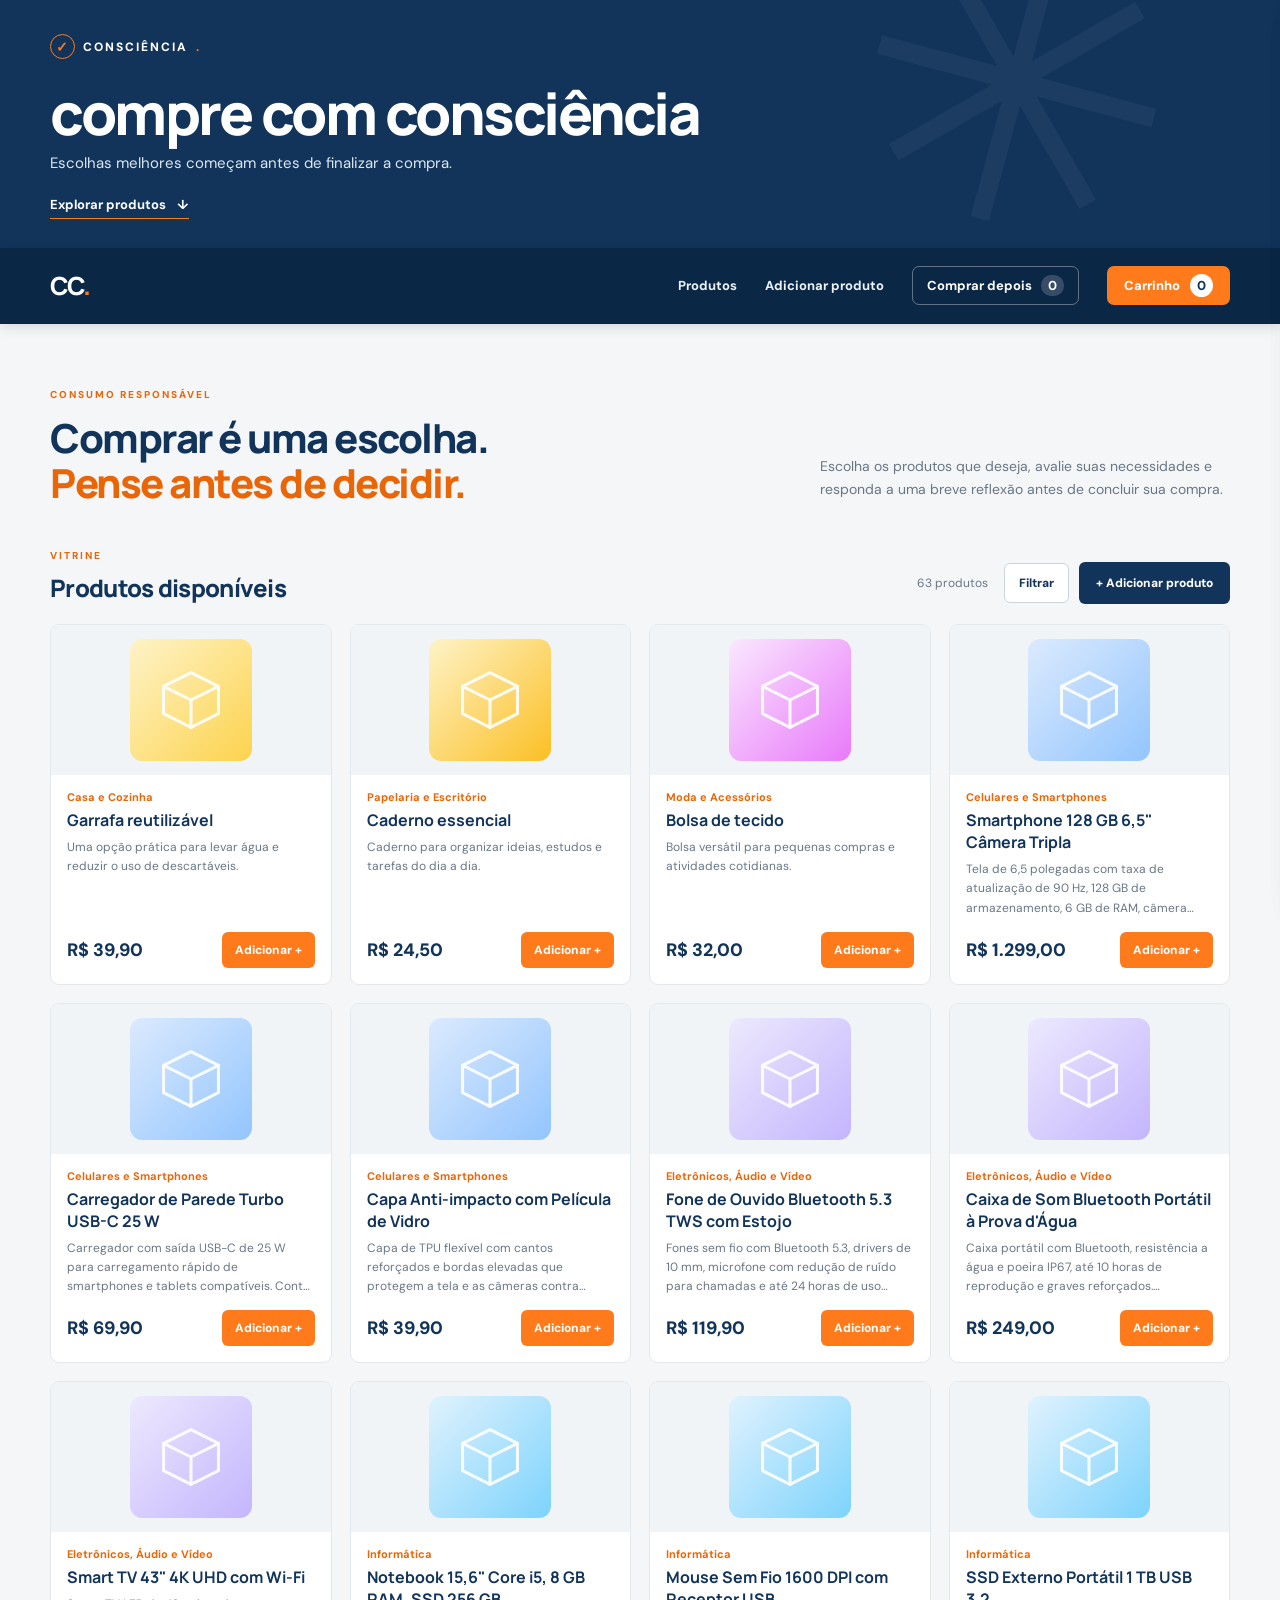
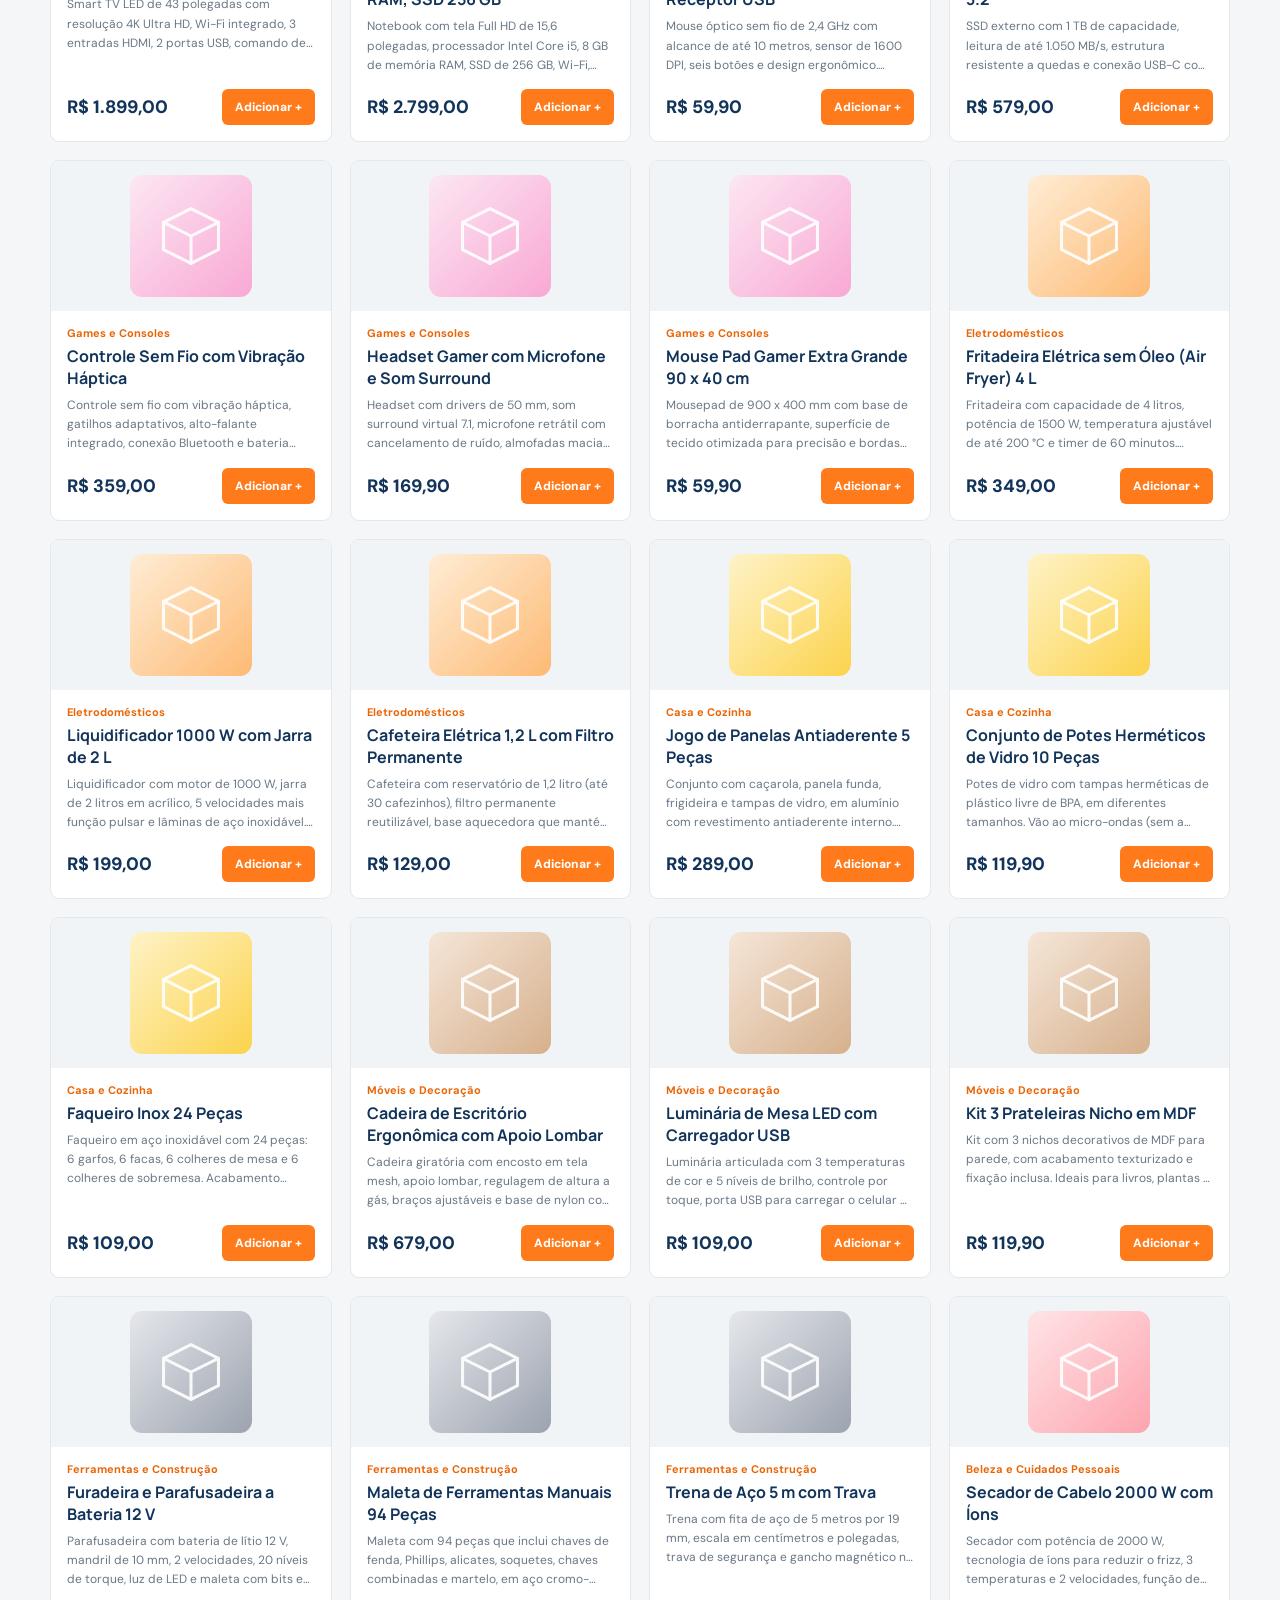
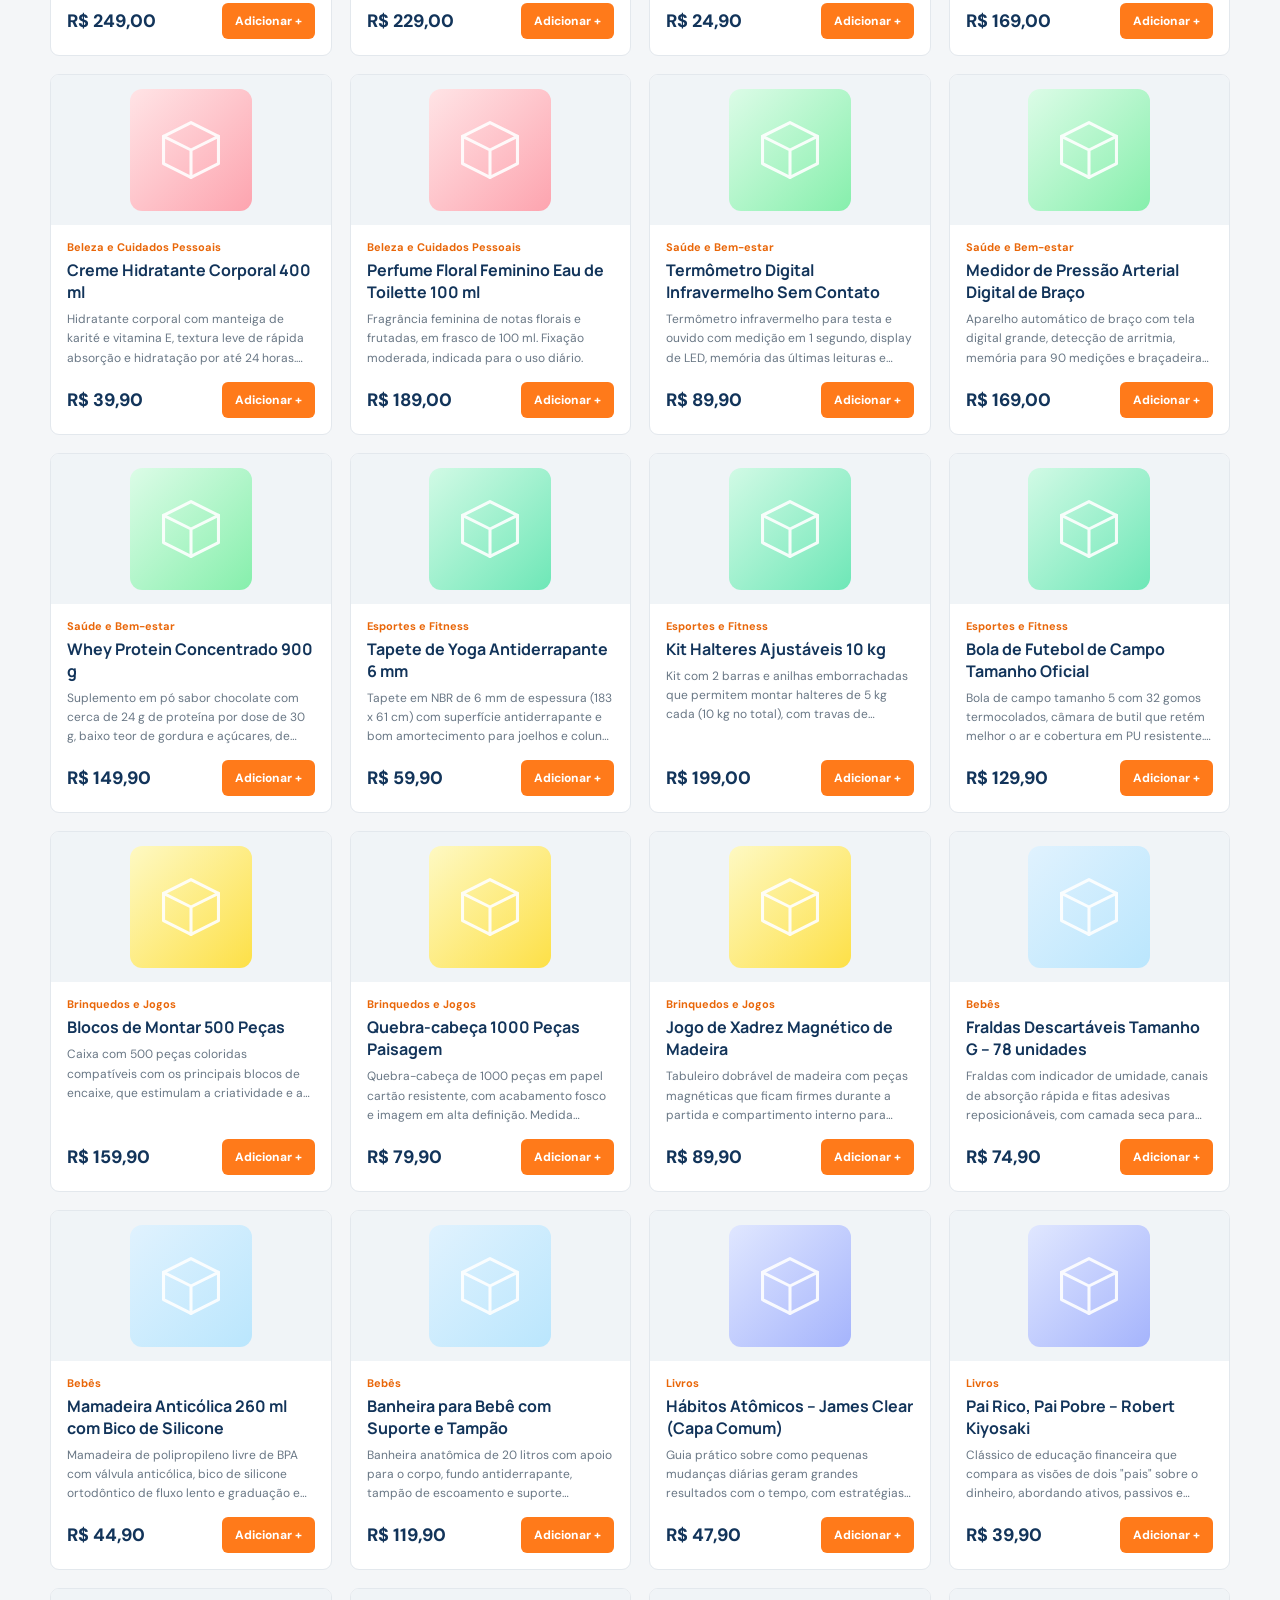
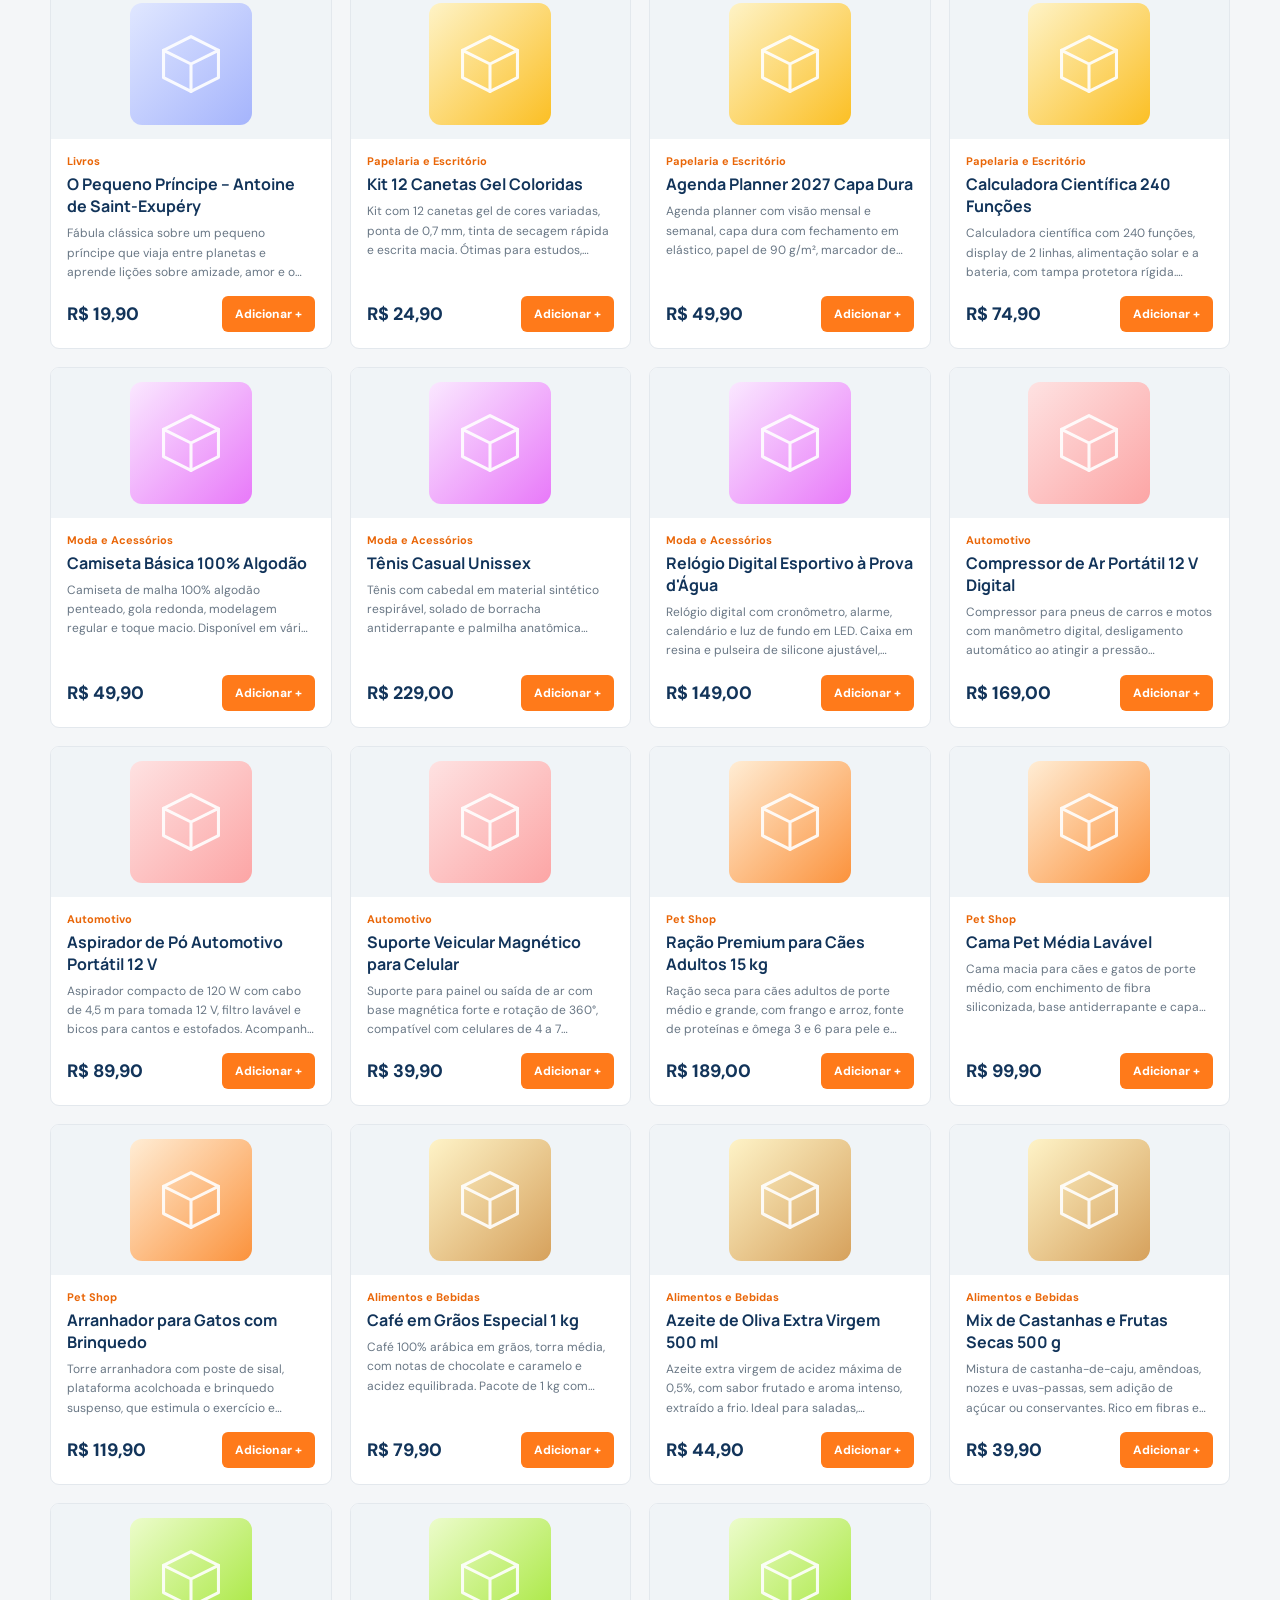
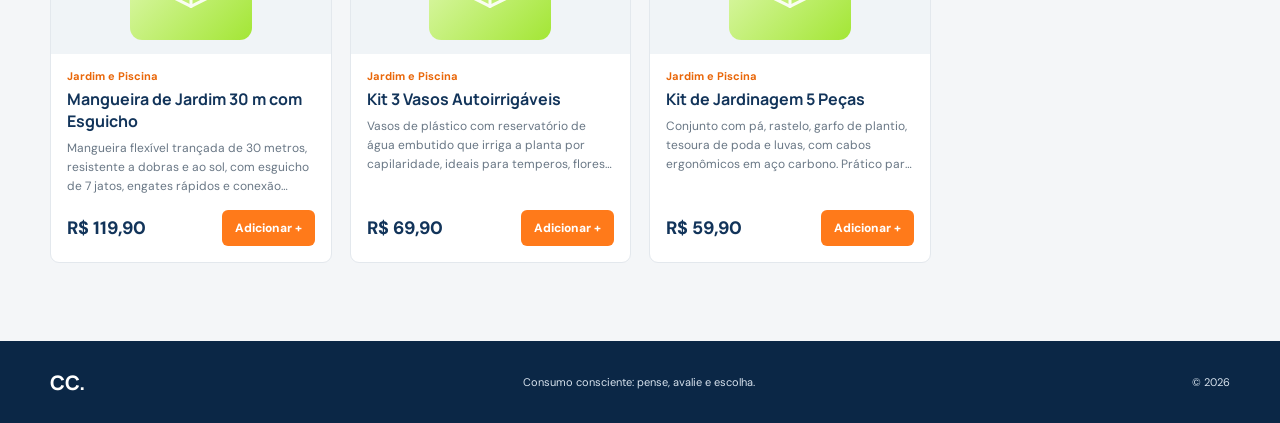
<file: index.html>
<!DOCTYPE html>
<html lang="pt-BR">
<head>
  <meta charset="UTF-8">
  <meta name="viewport" content="width=device-width, initial-scale=1.0">
  <meta name="theme-color" content="#f5c400">
  <title>Compre com Consciência | Loja</title>
  <link rel="stylesheet" href="style.css">
</head>
<body>
  <header class="hero">
    <div class="hero-inner">
      <div class="brand"><span class="brand-mark">✓</span> CONSCIÊNCIA<span class="brand-dot">.</span></div>
      <h1>compre com consciência</h1>
      <p>Escolhas melhores começam antes de finalizar a compra.</p>
      <a class="hero-link" href="#produtos">Explorar produtos <span>↓</span></a>
    </div>
    <div class="hero-decoration" aria-hidden="true">✳</div>
  </header>

  <nav class="topbar">
    <a href="#" class="nav-logo">CC<span>.</span></a>
    <div class="nav-actions">
      <a href="#produtos">Produtos</a>
      <button class="nav-link-btn nav-add" type="button" data-open-add>Adicionar produto</button>
      <button class="later-button" id="open-later" type="button">Comprar depois <span id="later-count">0</span></button>
      <button class="cart-button" id="open-cart" type="button">Carrinho <span id="cart-count">0</span></button>
    </div>
  </nav>

  <main>
    <section class="intro section-wrap">
      <div>
        <span class="eyebrow">CONSUMO RESPONSÁVEL</span>
        <h2>Comprar é uma escolha.<br><span>Pense antes de decidir.</span></h2>
      </div>
      <p>Escolha os produtos que deseja, avalie suas necessidades e responda a uma breve reflexão antes de concluir sua compra.</p>
    </section>

    <section class="products-section section-wrap" id="produtos">
      <div class="section-heading">
        <div><span class="eyebrow">VITRINE</span><h2>Produtos disponíveis</h2></div>
        <div class="section-actions">
          <span class="product-total" id="product-total">0 produtos</span>
          <button class="button button-outline filter-toggle" id="filter-toggle" type="button" aria-expanded="false" aria-controls="filter-panel">Filtrar <span class="filter-badge" id="filter-badge" hidden>0</span></button>
          <button class="button button-dark" type="button" data-open-add>+ Adicionar produto</button>
        </div>
      </div>
      <div class="filter-panel" id="filter-panel" hidden>
        <div class="filter-grid">
          <div class="filter-field filter-name"><label for="filter-name">Nome</label><input id="filter-name" type="search" placeholder="Buscar pelo nome do produto" autocomplete="off"></div>
          <div class="filter-field"><label for="filter-min">Valor mínimo (R$)</label><input id="filter-min" type="number" min="0" step="0.01" inputmode="decimal" placeholder="0,00"></div>
          <div class="filter-field"><label for="filter-max">Valor máximo (R$)</label><input id="filter-max" type="number" min="0" step="0.01" inputmode="decimal" placeholder="Sem limite"></div>
        </div>
        <fieldset class="filter-cats">
          <legend>Categorias</legend>
          <div class="chips" id="category-chips"></div>
        </fieldset>
        <div class="filter-footer">
          <span class="filter-result" id="filter-result" role="status"></span>
          <button class="link-button" id="clear-filters" type="button">Limpar filtros</button>
        </div>
      </div>
      <div class="product-grid" id="product-grid"></div>
      <div class="empty-state" id="products-empty">
        <span class="empty-icon">＋</span>
        <h3>Sua vitrine está esperando</h3>
        <p>Cadastre o primeiro produto para começar.</p>
        <button class="button button-dark" type="button" data-open-add>Adicionar produto</button>
      </div>
      <div class="empty-state" id="filter-empty" hidden>
        <span class="empty-icon">⌕</span>
        <h3>Nenhum produto encontrado</h3>
        <p>Nenhum produto combina com os filtros escolhidos. Tente ampliar a faixa de valor ou remover categorias.</p>
        <button class="button button-dark" type="button" id="clear-filters-empty">Limpar filtros</button>
      </div>
    </section>

  </main>

  <footer><span class="footer-logo">CC.</span><p>Consumo consciente: pense, avalie e escolha.</p><span>© 2026</span></footer>

  <div class="overlay" id="overlay"></div>
  <aside class="cart-drawer" id="cart-drawer" aria-label="Carrinho de compras" aria-hidden="true">
    <div class="drawer-header"><div><span class="eyebrow">SUA SELEÇÃO</span><h2>Meu carrinho</h2></div><button class="icon-button" id="close-cart" aria-label="Fechar carrinho">×</button></div>
    <div class="cart-items" id="cart-items"></div>
    <div class="cart-bottom">
      <div class="cart-total"><span>Total</span><strong id="cart-total">R$ 0,00</strong></div>
      <button class="button button-yellow full-width" id="start-checkout" type="button">Refletir antes de comprar <span>→</span></button>
      <p class="small-note">A etapa de reflexão é obrigatória antes da finalização.</p>
    </div>
  </aside>

  <aside class="cart-drawer" id="later-drawer" aria-label="Produtos para comprar depois" aria-hidden="true">
    <div class="drawer-header"><div><span class="eyebrow">SALVOS</span><h2>Comprar depois</h2></div><button class="icon-button" id="close-later" aria-label="Fechar lista">×</button></div>
    <div class="cart-items" id="later-items"></div>
    <div class="cart-bottom"><p class="small-note">Guarde aqui o que chamou sua atenção e volte quando tiver certeza.</p></div>
  </aside>

  <section class="checkout-modal product-modal" id="product-modal" role="dialog" aria-modal="true" aria-labelledby="pm-name" hidden>
    <button class="icon-button modal-close" id="close-product" type="button" aria-label="Fechar">×</button>
    <div class="pm-body">
      <div class="pm-image"><img id="pm-img" alt=""></div>
      <div class="pm-info">
        <span class="pm-category" id="pm-category"></span>
        <h2 class="pm-name" id="pm-name"></h2>
        <p class="pm-price" id="pm-price"></p>
        <p class="pm-desc" id="pm-desc"></p>
        <div class="pm-actions">
          <button class="button button-yellow full-width" id="pm-cart" type="button">Adicionar ao carrinho</button>
          <button class="button button-outline full-width" id="pm-later" type="button" aria-pressed="false">♡ Comprar depois</button>
        </div>
      </div>
    </div>
  </section>

  <section class="checkout-modal add-modal" id="add-modal" role="dialog" aria-modal="true" aria-labelledby="add-title" hidden>
    <button class="icon-button modal-close" id="close-add" type="button" aria-label="Fechar">×</button>
    <h2 id="add-title">Adicionar produto</h2>
    <p class="modal-intro">Cadastre nome, categoria, imagem, descrição e preço. Você poderá conferir a imagem antes de salvar. Os produtos ficam salvos neste navegador.</p>
    <form class="product-form" id="product-form">
      <label for="product-name">Nome do produto</label>
      <input id="product-name" name="name" type="text" placeholder="Ex.: Garrafa térmica" maxlength="70" required>
      <label for="product-category">Categoria</label>
      <select id="product-category" name="category" required><option value="" disabled selected>Escolha uma categoria</option></select>
      <label for="product-price">Preço (R$)</label>
      <input id="product-price" name="price" type="number" min="0.01" step="0.01" placeholder="Ex.: 49,90" required>
      <label for="product-image">Imagem do produto</label>
      <input id="product-image" name="image" type="file" accept="image/*" required>
      <div class="image-preview" id="image-preview">
        <span class="preview-placeholder">A prévia da imagem aparecerá aqui</span>
        <img id="preview-img" alt="Prévia do produto" hidden>
      </div>
      <label for="product-description">Descrição</label>
      <textarea id="product-description" name="description" rows="3" maxlength="300" placeholder="Descreva o produto..." required></textarea>
      <p class="form-feedback" id="form-feedback" role="status"></p>
      <div class="modal-actions">
        <button class="button button-outline" type="button" id="cancel-add">Cancelar</button>
        <button class="button button-yellow" type="submit">Cadastrar produto</button>
      </div>
    </form>
  </section>

  <section class="checkout-modal" id="checkout-modal" role="dialog" aria-modal="true" aria-labelledby="checkout-title" hidden>
    <button class="icon-button modal-close" id="close-checkout" aria-label="Fechar">×</button>
    <div class="modal-progress"><span></span></div>
    <span class="eyebrow">PAUSA CONSCIENTE</span>
    <h2 id="checkout-title">Antes de finalizar,<br><span>pense um pouquinho.</span></h2>
    <p class="modal-intro">Responda às perguntas sobre os produtos do seu carrinho. Não existe resposta certa: o objetivo é ajudar você a decidir com tranquilidade.</p>
    <form id="reflection-form">
      <fieldset class="question">
        <legend><span>01</span> Você realmente precisa deste(s) produto(s)?</legend>
        <div class="choice-row">
          <label><input type="radio" name="need" value="sim" required><span>Sim</span></label>
          <label><input type="radio" name="need" value="nao"><span>Não</span></label>
        </div>
      </fieldset>
      <fieldset class="question">
        <legend><span>02</span> O valor desta compra não irá trazer dívidas ou comprometer seu orçamento?</legend>
        <div class="choice-row">
          <label><input type="radio" name="budget" value="sim" required><span>Sim</span></label>
          <label><input type="radio" name="budget" value="nao"><span>Não</span></label>
        </div>
      </fieldset>
      <fieldset class="question">
        <legend><span>03</span> Este(s) produto(s) é(são) realmente útil(eis) para você?</legend>
        <div class="choice-row">
          <label><input type="radio" name="useful" value="sim" required><span>Sim</span></label>
          <label><input type="radio" name="useful" value="nao"><span>Não</span></label>
        </div>
        <div class="utility-field" id="utility-field" hidden>
          <label for="utility-reason">Explique brevemente como pretende utilizar o produto:</label>
          <textarea id="utility-reason" name="reason" rows="3" maxlength="500" placeholder="Ex.: Vou utilizar no dia a dia para..." ></textarea>
          <span class="field-hint">Se responder “Sim”, a explicação é obrigatória.</span>
        </div>
      </fieldset>
      <div class="reflection-error" id="reflection-error" role="alert"></div>
      <div class="modal-actions">
        <button class="button button-outline" type="button" id="back-to-cart">Voltar ao carrinho</button>
        <button class="button button-yellow" type="submit">Continuar <span>→</span></button>
      </div>
    </form>
  </section>

  <section class="checkout-modal result-modal" id="result-modal" role="dialog" aria-modal="true" aria-labelledby="result-title" hidden>
    <div class="result-symbol" id="result-symbol">✓</div>
    <span class="eyebrow">REFLEXÃO CONCLUÍDA</span>
    <h2 id="result-title">Sua decisão merece atenção.</h2>
    <p id="result-message"></p>
    <div class="result-summary" id="result-summary"></div>
    <div class="modal-actions">
      <button class="button button-outline" id="result-back" type="button">Rever carrinho</button>
      <button class="button button-yellow" id="confirm-purchase" type="button">Finalizar compra</button>
    </div>
    <p class="small-note">Demonstração educativa: nenhum pagamento real será processado.</p>
  </section>

  <section class="checkout-modal success-modal" id="success-modal" role="dialog" aria-modal="true" aria-labelledby="success-title" hidden>
    <div class="result-symbol">✓</div><span class="eyebrow">PEDIDO REGISTRADO</span>
    <h2 id="success-title">Compra simulada com sucesso!</h2>
    <p>Obrigado por fazer uma pausa e refletir sobre suas escolhas. Esta é apenas uma simulação, sem cobrança ou pagamento.</p>
    <button class="button button-yellow full-width" id="finish" type="button">Voltar à loja</button>
  </section>

  <script src="produtos.js"></script>
  <script src="script.js"></script>
</body>
</html>
</file>
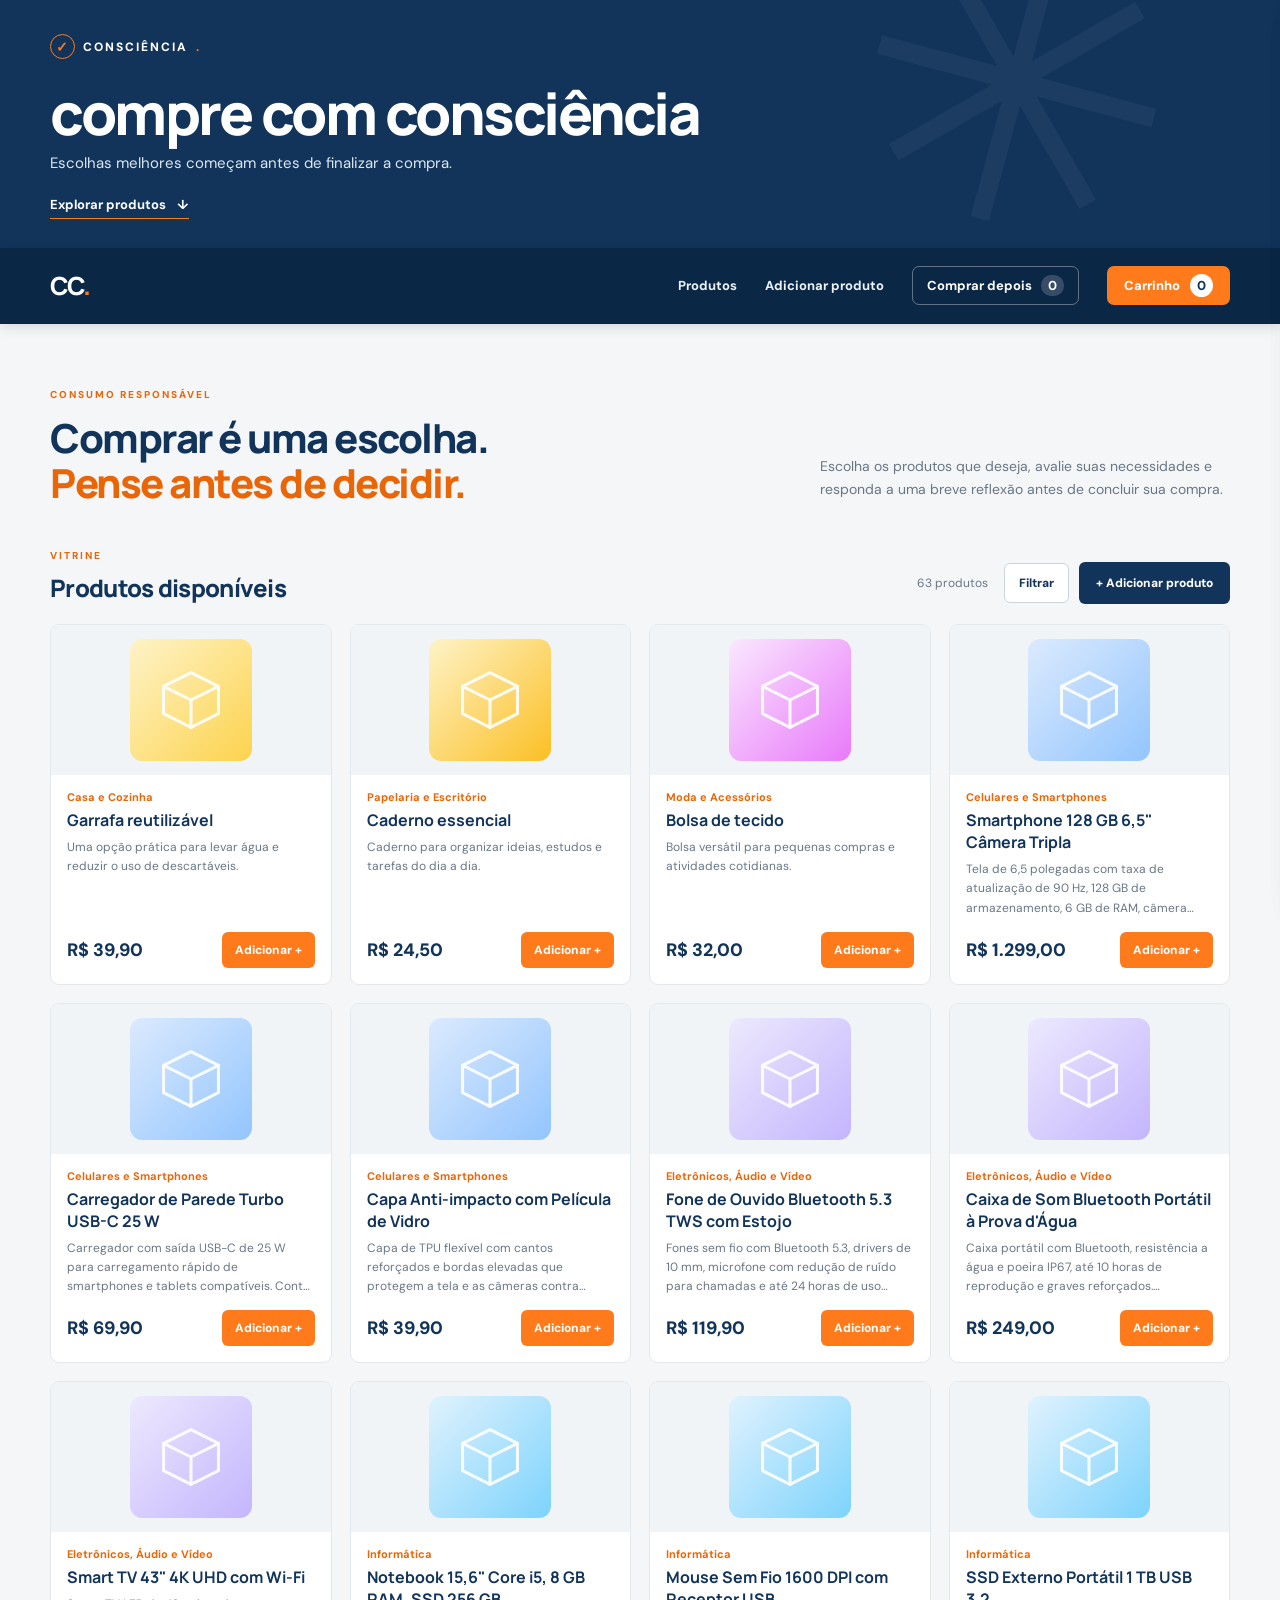
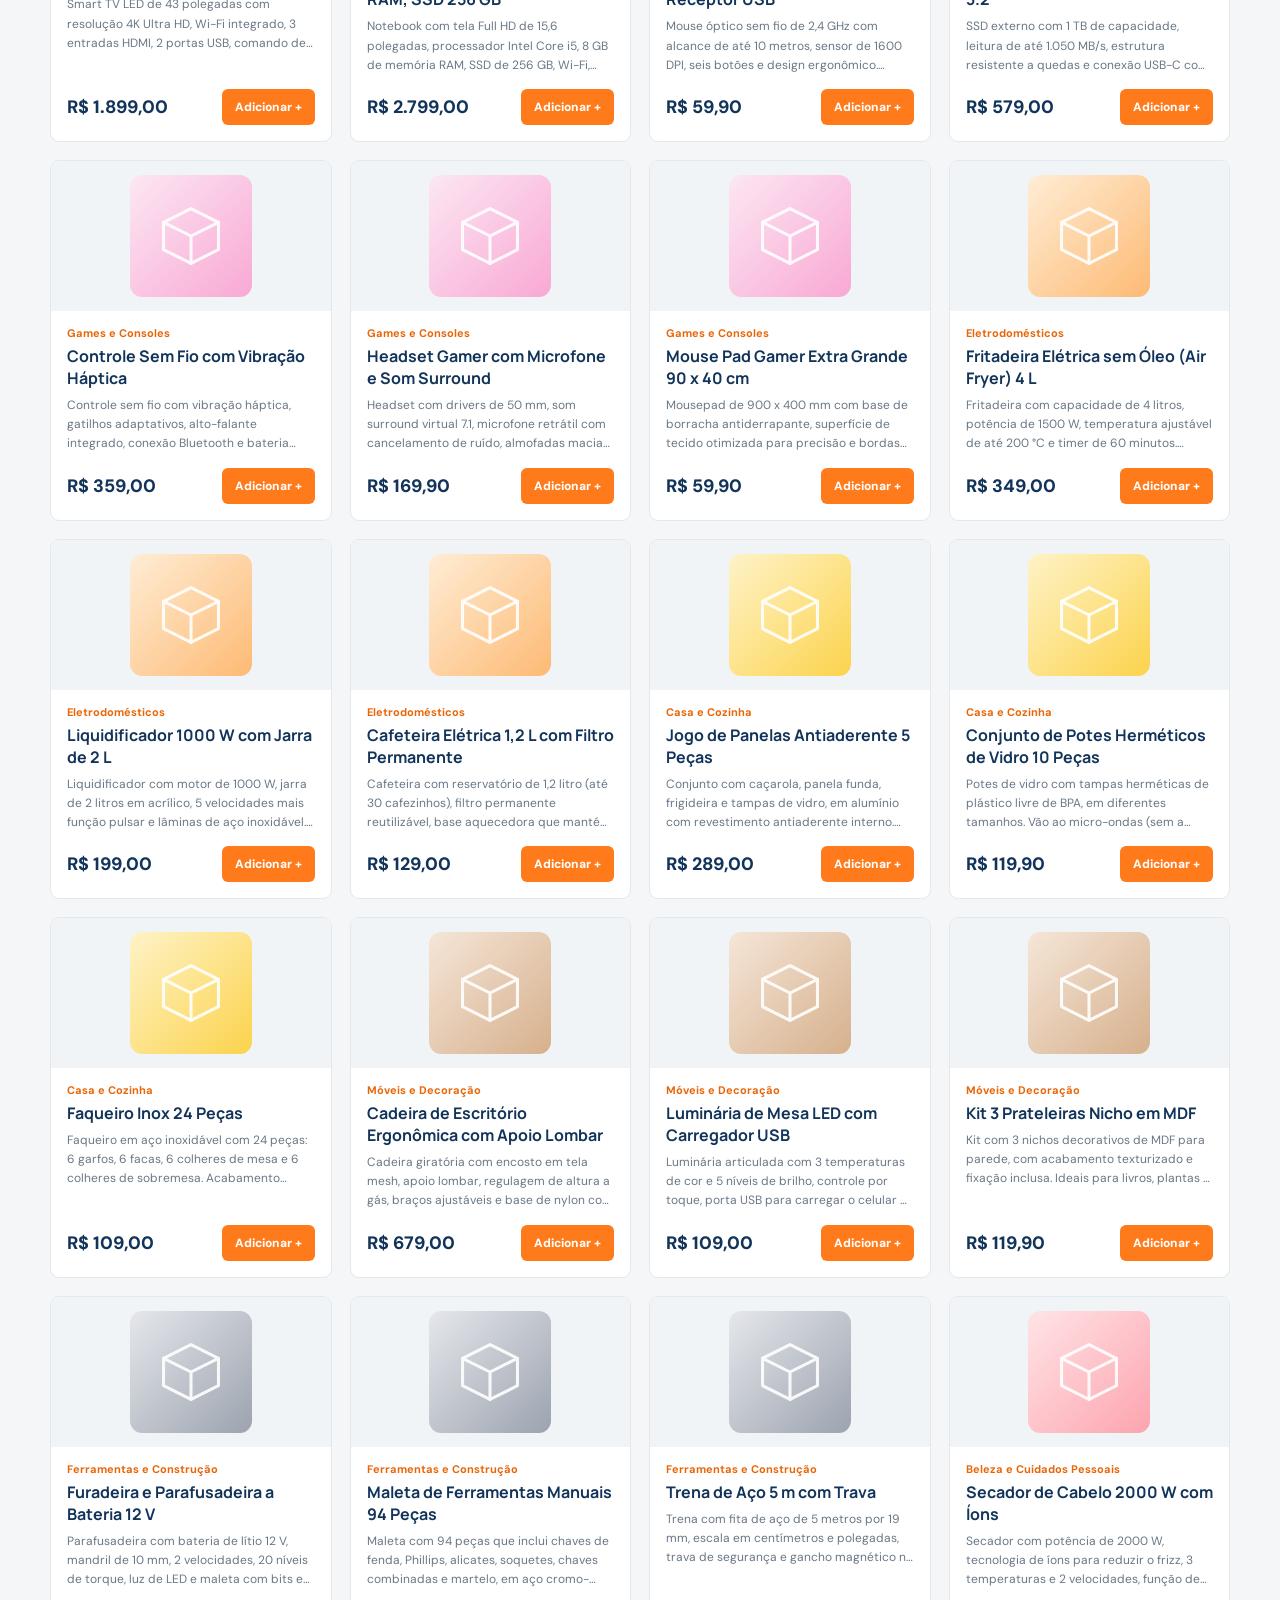
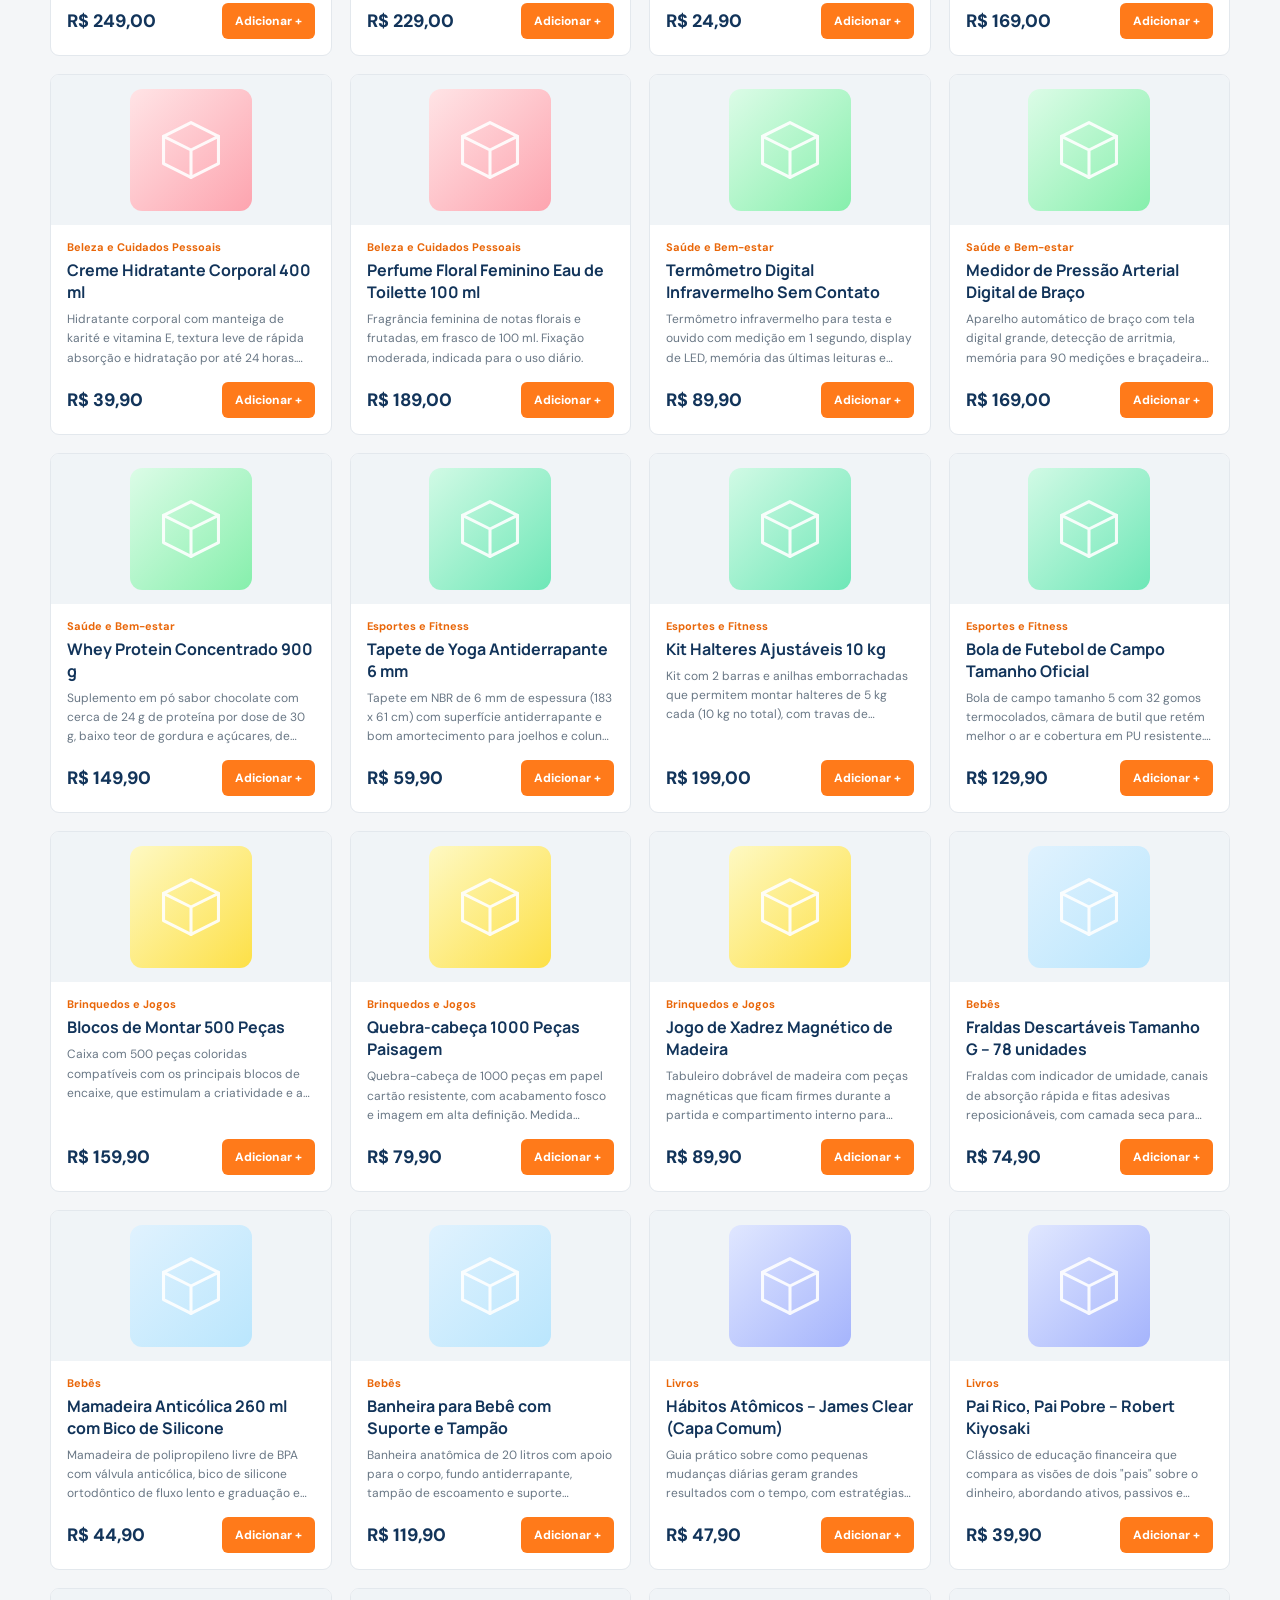
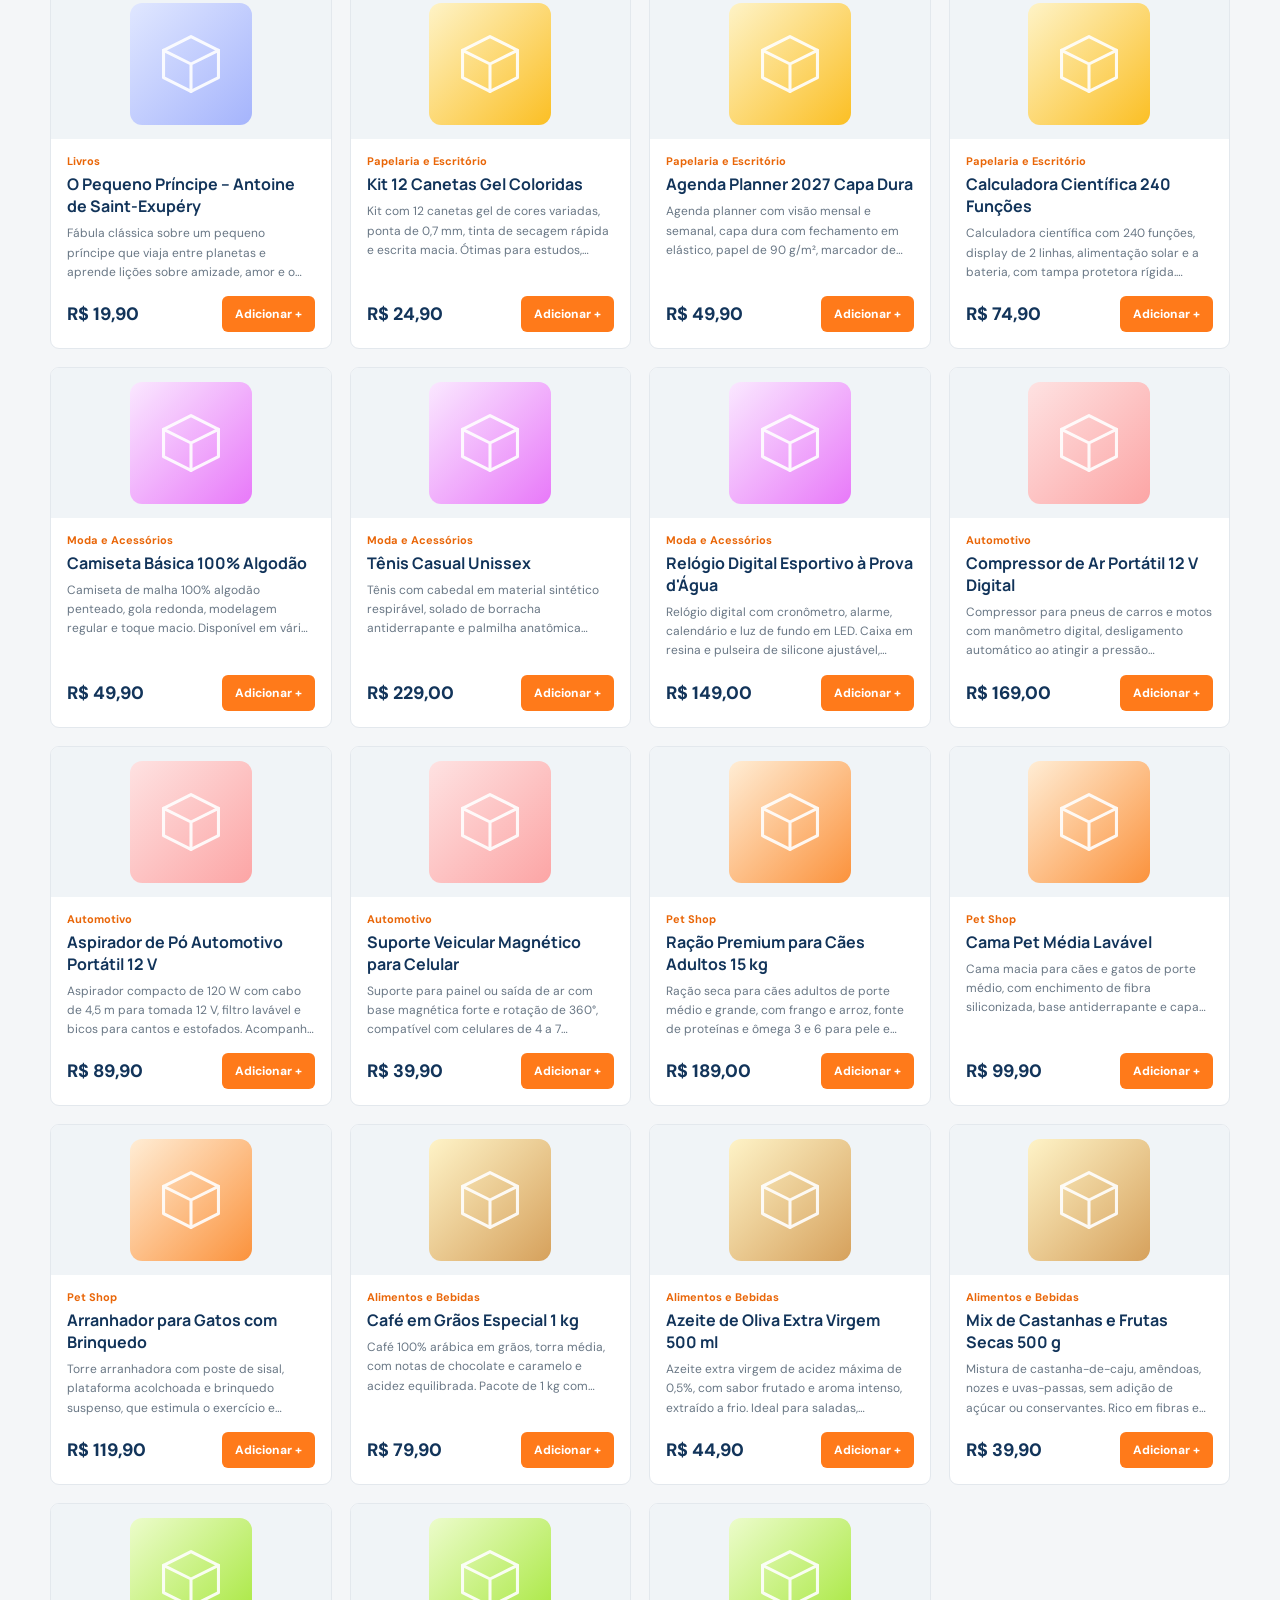
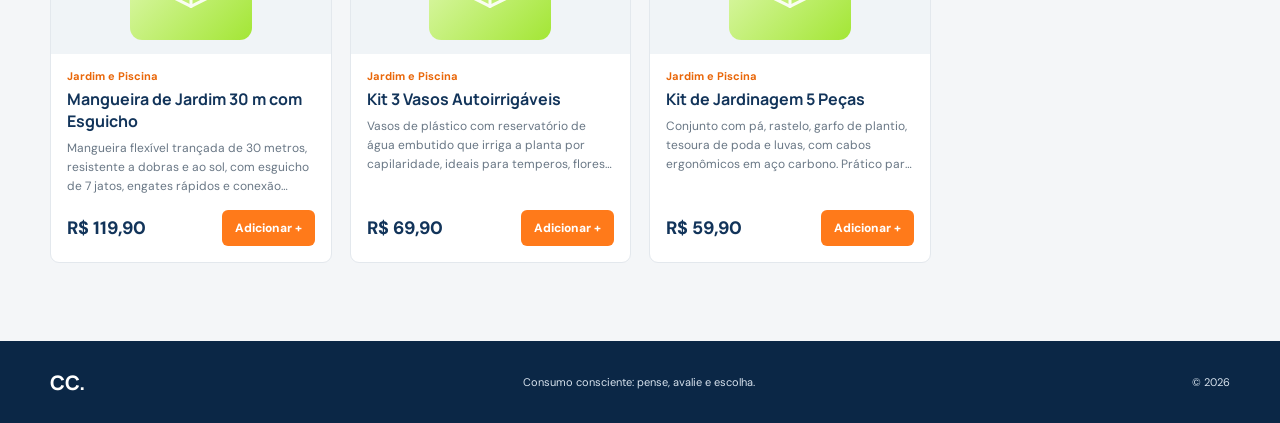
<file: index (1).html>
<!DOCTYPE html>
<html lang="pt-BR">
<head>
  <meta charset="UTF-8">
  <meta name="viewport" content="width=device-width, initial-scale=1.0">
  <meta name="theme-color" content="#f5c400">
  <title>Compre com Consciência | Loja</title>
  <link rel="stylesheet" href="style.css">
</head>
<body>
  <header class="hero">
    <div class="hero-inner">
      <div class="brand"><span class="brand-mark">✓</span> CONSCIÊNCIA<span class="brand-dot">.</span></div>
      <h1>compre com consciência</h1>
      <p>Escolhas melhores começam antes de finalizar a compra.</p>
      <a class="hero-link" href="#produtos">Explorar produtos <span>↓</span></a>
    </div>
    <div class="hero-decoration" aria-hidden="true">✳</div>
  </header>

  <nav class="topbar">
    <a href="#" class="nav-logo">CC<span>.</span></a>
    <div class="nav-actions">
      <a href="#produtos">Produtos</a>
      <button class="nav-link-btn nav-add" type="button" data-open-add>Adicionar produto</button>
      <button class="later-button" id="open-later" type="button">Comprar depois <span id="later-count">0</span></button>
      <button class="cart-button" id="open-cart" type="button">Carrinho <span id="cart-count">0</span></button>
    </div>
  </nav>

  <main>
    <section class="intro section-wrap">
      <div>
        <span class="eyebrow">CONSUMO RESPONSÁVEL</span>
        <h2>Comprar é uma escolha.<br><span>Pense antes de decidir.</span></h2>
      </div>
      <p>Escolha os produtos que deseja, avalie suas necessidades e responda a uma breve reflexão antes de concluir sua compra.</p>
    </section>

    <section class="products-section section-wrap" id="produtos">
      <div class="section-heading">
        <div><span class="eyebrow">VITRINE</span><h2>Produtos disponíveis</h2></div>
        <div class="section-actions">
          <span class="product-total" id="product-total">0 produtos</span>
          <button class="button button-outline filter-toggle" id="filter-toggle" type="button" aria-expanded="false" aria-controls="filter-panel">Filtrar <span class="filter-badge" id="filter-badge" hidden>0</span></button>
          <button class="button button-dark" type="button" data-open-add>+ Adicionar produto</button>
        </div>
      </div>
      <div class="filter-panel" id="filter-panel" hidden>
        <div class="filter-grid">
          <div class="filter-field filter-name"><label for="filter-name">Nome</label><input id="filter-name" type="search" placeholder="Buscar pelo nome do produto" autocomplete="off"></div>
          <div class="filter-field"><label for="filter-min">Valor mínimo (R$)</label><input id="filter-min" type="number" min="0" step="0.01" inputmode="decimal" placeholder="0,00"></div>
          <div class="filter-field"><label for="filter-max">Valor máximo (R$)</label><input id="filter-max" type="number" min="0" step="0.01" inputmode="decimal" placeholder="Sem limite"></div>
        </div>
        <fieldset class="filter-cats">
          <legend>Categorias</legend>
          <div class="chips" id="category-chips"></div>
        </fieldset>
        <div class="filter-footer">
          <span class="filter-result" id="filter-result" role="status"></span>
          <button class="link-button" id="clear-filters" type="button">Limpar filtros</button>
        </div>
      </div>
      <div class="product-grid" id="product-grid"></div>
      <div class="empty-state" id="products-empty">
        <span class="empty-icon">＋</span>
        <h3>Sua vitrine está esperando</h3>
        <p>Cadastre o primeiro produto para começar.</p>
        <button class="button button-dark" type="button" data-open-add>Adicionar produto</button>
      </div>
      <div class="empty-state" id="filter-empty" hidden>
        <span class="empty-icon">⌕</span>
        <h3>Nenhum produto encontrado</h3>
        <p>Nenhum produto combina com os filtros escolhidos. Tente ampliar a faixa de valor ou remover categorias.</p>
        <button class="button button-dark" type="button" id="clear-filters-empty">Limpar filtros</button>
      </div>
    </section>

  </main>

  <footer><span class="footer-logo">CC.</span><p>Consumo consciente: pense, avalie e escolha.</p><span>© 2026</span></footer>

  <div class="overlay" id="overlay"></div>
  <aside class="cart-drawer" id="cart-drawer" aria-label="Carrinho de compras" aria-hidden="true">
    <div class="drawer-header"><div><span class="eyebrow">SUA SELEÇÃO</span><h2>Meu carrinho</h2></div><button class="icon-button" id="close-cart" aria-label="Fechar carrinho">×</button></div>
    <div class="cart-items" id="cart-items"></div>
    <div class="cart-bottom">
      <div class="cart-total"><span>Total</span><strong id="cart-total">R$ 0,00</strong></div>
      <button class="button button-yellow full-width" id="start-checkout" type="button">Refletir antes de comprar <span>→</span></button>
      <p class="small-note">A etapa de reflexão é obrigatória antes da finalização.</p>
    </div>
  </aside>

  <aside class="cart-drawer" id="later-drawer" aria-label="Produtos para comprar depois" aria-hidden="true">
    <div class="drawer-header"><div><span class="eyebrow">SALVOS</span><h2>Comprar depois</h2></div><button class="icon-button" id="close-later" aria-label="Fechar lista">×</button></div>
    <div class="cart-items" id="later-items"></div>
    <div class="cart-bottom"><p class="small-note">Guarde aqui o que chamou sua atenção e volte quando tiver certeza.</p></div>
  </aside>

  <section class="checkout-modal product-modal" id="product-modal" role="dialog" aria-modal="true" aria-labelledby="pm-name" hidden>
    <button class="icon-button modal-close" id="close-product" type="button" aria-label="Fechar">×</button>
    <div class="pm-body">
      <div class="pm-image"><img id="pm-img" alt=""></div>
      <div class="pm-info">
        <span class="pm-category" id="pm-category"></span>
        <h2 class="pm-name" id="pm-name"></h2>
        <p class="pm-price" id="pm-price"></p>
        <p class="pm-desc" id="pm-desc"></p>
        <div class="pm-actions">
          <button class="button button-yellow full-width" id="pm-cart" type="button">Adicionar ao carrinho</button>
          <button class="button button-outline full-width" id="pm-later" type="button" aria-pressed="false">♡ Comprar depois</button>
        </div>
      </div>
    </div>
  </section>

  <section class="checkout-modal add-modal" id="add-modal" role="dialog" aria-modal="true" aria-labelledby="add-title" hidden>
    <button class="icon-button modal-close" id="close-add" type="button" aria-label="Fechar">×</button>
    <h2 id="add-title">Adicionar produto</h2>
    <p class="modal-intro">Cadastre nome, categoria, imagem, descrição e preço. Você poderá conferir a imagem antes de salvar. Os produtos ficam salvos neste navegador.</p>
    <form class="product-form" id="product-form">
      <label for="product-name">Nome do produto</label>
      <input id="product-name" name="name" type="text" placeholder="Ex.: Garrafa térmica" maxlength="70" required>
      <label for="product-category">Categoria</label>
      <select id="product-category" name="category" required><option value="" disabled selected>Escolha uma categoria</option></select>
      <label for="product-price">Preço (R$)</label>
      <input id="product-price" name="price" type="number" min="0.01" step="0.01" placeholder="Ex.: 49,90" required>
      <label for="product-image">Imagem do produto</label>
      <input id="product-image" name="image" type="file" accept="image/*" required>
      <div class="image-preview" id="image-preview">
        <span class="preview-placeholder">A prévia da imagem aparecerá aqui</span>
        <img id="preview-img" alt="Prévia do produto" hidden>
      </div>
      <label for="product-description">Descrição</label>
      <textarea id="product-description" name="description" rows="3" maxlength="300" placeholder="Descreva o produto..." required></textarea>
      <p class="form-feedback" id="form-feedback" role="status"></p>
      <div class="modal-actions">
        <button class="button button-outline" type="button" id="cancel-add">Cancelar</button>
        <button class="button button-yellow" type="submit">Cadastrar produto</button>
      </div>
    </form>
  </section>

  <section class="checkout-modal" id="checkout-modal" role="dialog" aria-modal="true" aria-labelledby="checkout-title" hidden>
    <button class="icon-button modal-close" id="close-checkout" aria-label="Fechar">×</button>
    <div class="modal-progress"><span></span></div>
    <span class="eyebrow">PAUSA CONSCIENTE</span>
    <h2 id="checkout-title">Antes de finalizar,<br><span>pense um pouquinho.</span></h2>
    <p class="modal-intro">Responda às perguntas sobre os produtos do seu carrinho. Não existe resposta certa: o objetivo é ajudar você a decidir com tranquilidade.</p>
    <form id="reflection-form">
      <fieldset class="question">
        <legend><span>01</span> Você realmente precisa deste(s) produto(s)?</legend>
        <div class="choice-row">
          <label><input type="radio" name="need" value="sim" required><span>Sim</span></label>
          <label><input type="radio" name="need" value="nao"><span>Não</span></label>
        </div>
      </fieldset>
      <fieldset class="question">
        <legend><span>02</span> O valor desta compra não irá trazer dívidas ou comprometer seu orçamento?</legend>
        <div class="choice-row">
          <label><input type="radio" name="budget" value="sim" required><span>Sim</span></label>
          <label><input type="radio" name="budget" value="nao"><span>Não</span></label>
        </div>
      </fieldset>
      <fieldset class="question">
        <legend><span>03</span> Este(s) produto(s) é(são) realmente útil(eis) para você?</legend>
        <div class="choice-row">
          <label><input type="radio" name="useful" value="sim" required><span>Sim</span></label>
          <label><input type="radio" name="useful" value="nao"><span>Não</span></label>
        </div>
        <div class="utility-field" id="utility-field" hidden>
          <label for="utility-reason">Explique brevemente como pretende utilizar o produto:</label>
          <textarea id="utility-reason" name="reason" rows="3" maxlength="500" placeholder="Ex.: Vou utilizar no dia a dia para..." ></textarea>
          <span class="field-hint">Se responder “Sim”, a explicação é obrigatória.</span>
        </div>
      </fieldset>
      <div class="reflection-error" id="reflection-error" role="alert"></div>
      <div class="modal-actions">
        <button class="button button-outline" type="button" id="back-to-cart">Voltar ao carrinho</button>
        <button class="button button-yellow" type="submit">Continuar <span>→</span></button>
      </div>
    </form>
  </section>

  <section class="checkout-modal result-modal" id="result-modal" role="dialog" aria-modal="true" aria-labelledby="result-title" hidden>
    <div class="result-symbol" id="result-symbol">✓</div>
    <span class="eyebrow">REFLEXÃO CONCLUÍDA</span>
    <h2 id="result-title">Sua decisão merece atenção.</h2>
    <p id="result-message"></p>
    <div class="result-summary" id="result-summary"></div>
    <div class="modal-actions">
      <button class="button button-outline" id="result-back" type="button">Rever carrinho</button>
      <button class="button button-yellow" id="confirm-purchase" type="button">Finalizar compra</button>
    </div>
    <p class="small-note">Demonstração educativa: nenhum pagamento real será processado.</p>
  </section>

  <section class="checkout-modal success-modal" id="success-modal" role="dialog" aria-modal="true" aria-labelledby="success-title" hidden>
    <div class="result-symbol">✓</div><span class="eyebrow">PEDIDO REGISTRADO</span>
    <h2 id="success-title">Compra simulada com sucesso!</h2>
    <p>Obrigado por fazer uma pausa e refletir sobre suas escolhas. Esta é apenas uma simulação, sem cobrança ou pagamento.</p>
    <button class="button button-yellow full-width" id="finish" type="button">Voltar à loja</button>
  </section>

  <script src="produtos.js"></script>
  <script src="script.js"></script>
</body>
</html>
</file>
<file: style.css>
@import url('https://fonts.googleapis.com/css2?family=DM+Sans:wght@400;500;600;700;800&family=Manrope:wght@400;500;600;700;800&display=swap');
:root{--navy:#12345a;--navy-deep:#0b2746;--orange:#ff7a1a;--orange-dark:#e96608;--blue-pale:#eaf3fb;--ink:#252b33;--muted:#697785;--line:#e3e8ed;--paper:#f4f6f8;--white:#fff;--shadow:0 12px 35px rgba(20,45,70,.12)}
*{box-sizing:border-box}html{scroll-behavior:smooth}body{margin:0;background:var(--paper);color:var(--ink);font-family:'DM Sans',sans-serif}button,input,textarea{font:inherit}button,a{-webkit-tap-highlight-color:transparent}a{color:inherit;text-decoration:none}
.hero{min-height:245px;background:var(--navy);color:white;position:relative;overflow:hidden;display:flex;align-items:center}.hero-inner{width:min(1180px,calc(100% - 48px));margin:auto;padding:34px 0;position:relative;z-index:1}.brand{font-size:12px;font-weight:800;letter-spacing:2px;display:flex;align-items:center;gap:8px;color:white}.brand-mark{width:25px;height:25px;border:1.5px solid var(--orange);color:var(--orange);border-radius:50%;display:grid;place-items:center;font-size:14px}.brand-dot,.nav-logo span{color:var(--orange)}.hero h1{font:800 clamp(35px,6vw,58px)/1.05 Manrope,sans-serif;letter-spacing:-2.5px;margin:24px 0 9px;text-transform:lowercase}.hero p{font-size:15px;color:#dce8f3;margin:0 0 20px}.hero-link{font-weight:700;font-size:13px;color:white;border-bottom:1px solid var(--orange);padding-bottom:5px}.hero-link span{margin-left:8px}.hero-decoration{position:absolute;right:8%;top:-105px;font-size:390px;line-height:1;color:rgba(255,255,255,.045);transform:rotate(15deg)}
.topbar{height:76px;background:var(--navy-deep);color:white;display:flex;align-items:center;justify-content:space-between;padding:0 max(24px,calc((100% - 1180px)/2));position:sticky;top:0;z-index:5;box-shadow:0 3px 12px rgba(0,0,0,.12)}.nav-logo{font:800 25px Manrope;letter-spacing:-2px}.nav-logo span{color:var(--orange)}.nav-actions{display:flex;align-items:center;gap:28px;font-size:13px;font-weight:700}.nav-actions>a{color:#edf4fa}.nav-actions>a:hover{color:#ffad70}.cart-button{background:var(--orange);color:#fff;border:0;border-radius:7px;padding:11px 17px;font-weight:800;cursor:pointer}.cart-button span{background:white;color:var(--navy);padding:3px 7px;border-radius:50%;margin-left:7px}
.section-wrap{width:min(1180px,calc(100% - 48px));margin:auto}.intro{padding:58px 0 38px;display:flex;align-items:end;justify-content:space-between;gap:40px}.eyebrow{font-size:10px;font-weight:800;letter-spacing:2px;color:var(--orange-dark)}.intro h2{font:800 clamp(29px,4vw,40px)/1.13 Manrope;letter-spacing:-1.5px;margin:12px 0 0;color:var(--navy)}.intro h2 span{color:var(--orange-dark)}.intro>p{max-width:410px;color:var(--muted);line-height:1.7;font-size:14px;margin:0 0 3px}
.products-section{padding:0 0 78px}.section-heading{display:flex;justify-content:space-between;align-items:end;margin-bottom:20px}.section-heading h2{font:800 24px Manrope;letter-spacing:-.7px;margin:7px 0 0;color:var(--navy)}.product-total{font-size:12px;color:var(--muted)}.product-grid{display:grid;grid-template-columns:repeat(auto-fill,minmax(225px,1fr));gap:18px}.product-card{background:white;border:1px solid var(--line);border-radius:9px;overflow:hidden;transition:transform .2s,box-shadow .2s;cursor:pointer;display:flex;flex-direction:column}.product-card:hover{transform:translateY(-3px);box-shadow:var(--shadow)}.product-image{height:150px;flex:none;background:#f0f4f7;display:flex;align-items:center;justify-content:center;padding:14px;overflow:hidden}.product-image img{display:block;max-width:100%;max-height:100%;width:auto;height:auto;object-fit:contain}.product-info{padding:15px 16px 16px;display:flex;flex-direction:column;flex:1}.product-info h3{font:700 16px Manrope;color:var(--navy);margin:0 0 7px}.product-info p{font-size:12px;color:var(--muted);line-height:1.6;margin:0 0 14px;display:-webkit-box;-webkit-line-clamp:3;-webkit-box-orient:vertical;overflow:hidden}.product-cat{font-size:11px;font-weight:700;color:var(--orange-dark);margin-bottom:5px}.product-title{all:unset;cursor:pointer;display:block}.product-title:focus-visible{outline:2px solid var(--orange);outline-offset:2px;border-radius:3px}.product-bottom{display:flex;align-items:center;justify-content:space-between;gap:10px;margin-top:auto}.price{font-weight:800;font-size:18px;color:var(--navy)}.add-cart{border:0;background:var(--orange);color:white;border-radius:6px;padding:10px 13px;font-size:12px;font-weight:800;cursor:pointer}.add-cart:hover,.button-yellow:hover{background:var(--orange-dark)}
.empty-state{text-align:center;padding:50px 20px;background:white;border:1px dashed #cbd6df;border-radius:9px}.empty-icon{width:42px;height:42px;display:grid;place-items:center;margin:auto auto 12px;border-radius:50%;background:#fff0e5;color:var(--orange);font-size:24px}.empty-state h3{font:700 18px Manrope;color:var(--navy);margin:0 0 6px}.empty-state p{color:var(--muted);font-size:13px;margin:0 0 20px}.button{border:0;border-radius:6px;padding:13px 17px;font-weight:800;font-size:12px;cursor:pointer;display:inline-flex;align-items:center;justify-content:center;gap:15px;transition:.18s}.button-dark{background:var(--navy);color:white}.button-yellow{background:var(--orange);color:white}.button-outline{background:white;border:1px solid #cbd5de;color:var(--navy)}.full-width{width:100%}
.product-form{background:white;border:1px solid var(--line);border-radius:10px;padding:27px;box-shadow:0 10px 30px rgba(20,45,70,.07)}.product-form h3{font:800 20px Manrope;color:var(--navy);margin:0 0 22px}.product-form>label,.utility-field>label{display:block;font-size:11px;font-weight:800;color:var(--navy);margin:15px 0 7px}.product-form input:not([type=file]),.product-form textarea,.utility-field textarea{width:100%;border:1px solid #d8e0e7;border-radius:6px;padding:12px;font-size:13px;outline:none;background:#fff}.product-form input:focus,.product-form textarea:focus,.utility-field textarea:focus{border-color:var(--navy)}.product-form input[type=file]{width:100%;font-size:12px;color:var(--muted)}.image-preview{height:155px;margin-top:12px;border:1px dashed #cbd6df;border-radius:7px;background:#f7f9fb;display:grid;place-items:center;overflow:hidden}.preview-placeholder{font-size:11px;color:#9aa6b2}.image-preview img{width:100%;height:100%;object-fit:contain}.product-form .button{margin-top:18px}.form-feedback{font-size:12px;color:#28734a;min-height:14px;margin:8px 0 0}
footer{min-height:82px;background:var(--navy-deep);color:#d7e2ed;display:flex;align-items:center;justify-content:space-between;padding:20px max(24px,calc((100% - 1180px)/2));font-size:11px}.footer-logo{font:800 20px Manrope;color:white}
.overlay{position:fixed;inset:0;background:rgba(7,22,38,.52);z-index:9;opacity:0;pointer-events:none;transition:.25s}.overlay.visible{opacity:1;pointer-events:auto}.cart-drawer{position:fixed;z-index:10;right:0;top:0;height:100dvh;width:min(430px,100%);background:white;padding:28px;display:flex;flex-direction:column;transform:translateX(105%);transition:.3s;box-shadow:var(--shadow)}.cart-drawer.open{transform:translateX(0)}.drawer-header{display:flex;justify-content:space-between;align-items:center;padding-bottom:22px;border-bottom:1px solid var(--line)}.drawer-header h2{font:800 24px Manrope;color:var(--navy);margin:7px 0 0}.icon-button{border:0;background:#edf2f6;color:var(--navy);width:34px;height:34px;border-radius:50%;font-size:23px;cursor:pointer}.cart-items{overflow:auto;flex:1;padding:15px 0}.cart-row{display:grid;grid-template-columns:64px 1fr auto;gap:12px;align-items:center;padding:12px 0;border-bottom:1px solid var(--line)}.cart-row img{width:64px;height:64px;object-fit:contain;padding:4px;border-radius:6px;background:#f0f4f7}.cart-row h4{font-size:13px;color:var(--navy);margin:0 0 5px}.cart-row small{font-size:11px;color:var(--muted)}.remove-item{border:0;background:none;color:#c34c35;font-size:11px;cursor:pointer;padding:6px}.cart-empty{text-align:center;color:var(--muted);font-size:13px;padding:50px 10px}.cart-bottom{border-top:1px solid var(--line);padding-top:18px}.cart-total{display:flex;justify-content:space-between;margin-bottom:18px;font-size:14px}.cart-total strong{font-size:18px;color:var(--navy)}.small-note{font-size:10px;color:var(--muted);text-align:center;line-height:1.5}
.checkout-modal{position:fixed;z-index:12;left:50%;top:50%;transform:translate(-50%,-50%);width:min(610px,calc(100% - 30px));max-height:90dvh;overflow:auto;background:white;border-radius:12px;padding:34px;box-shadow:var(--shadow)}.checkout-modal[hidden]{display:none}.modal-close{position:absolute;right:22px;top:22px}.modal-progress{height:4px;background:#e9eef2;border-radius:4px;margin:-34px -34px 28px;overflow:hidden}.modal-progress span{display:block;width:100%;height:100%;background:var(--orange)}.checkout-modal h2{font:800 29px/1.15 Manrope;letter-spacing:-1px;color:var(--navy);margin:10px 0}.checkout-modal h2 span{color:var(--orange-dark)}.modal-intro{font-size:12px;line-height:1.65;color:var(--muted);margin:0 0 23px}.question{border:0;border-top:1px solid var(--line);padding:17px 0;margin:0}.question legend{font-size:13px;font-weight:800;color:var(--navy);line-height:1.5;padding:0;width:100%}.question legend span{color:var(--orange-dark);margin-right:9px;font-size:11px}.choice-row{display:flex;gap:9px;margin:13px 0 0 27px}.choice-row label{cursor:pointer}.choice-row input{position:absolute;opacity:0}.choice-row label span{display:block;border:1px solid #d9e1e8;border-radius:6px;padding:8px 22px;font-size:11px;font-weight:700;color:var(--navy)}.choice-row input:checked+span{background:#fff0e5;border-color:var(--orange);color:#a94700}.utility-field{margin:14px 0 0 27px}.utility-field textarea{display:block}.field-hint{font-size:10px;color:var(--muted);display:block;margin-top:5px}.reflection-error{color:#b33;font-size:11px;min-height:15px;margin:6px 0}.modal-actions{display:flex;justify-content:space-between;gap:12px;margin-top:15px}.result-modal,.success-modal{text-align:center;width:min(480px,calc(100% - 30px));padding:40px}.result-symbol{width:54px;height:54px;display:grid;place-items:center;border-radius:50%;background:#fff0e5;color:var(--orange-dark);font-size:25px;font-weight:800;margin:0 auto 18px}.result-modal h2,.success-modal h2{font:800 25px Manrope;color:var(--navy);margin:12px 0}.result-modal>p,.success-modal>p{font-size:13px;color:var(--muted);line-height:1.7}.result-summary{background:#f1f5f8;border-radius:7px;padding:14px;margin:18px 0;text-align:left;font-size:12px;line-height:1.8;color:var(--ink)}.result-modal .modal-actions{justify-content:center}.result-modal .modal-actions button{flex:1}
@media(max-width:760px){.hero{min-height:235px}.hero-inner{width:calc(100% - 36px)}.hero h1{letter-spacing:-1.8px}.hero-decoration{right:-70px;font-size:280px}.topbar{padding:0 18px;height:68px}.nav-actions{gap:13px;font-size:11px}.nav-add{display:none}.section-wrap{width:calc(100% - 36px)}.intro{padding:45px 0 32px;display:block}.intro>p{margin-top:17px}.product-grid{grid-template-columns:repeat(2,minmax(0,1fr));gap:12px}.product-image{height:130px;padding:10px}.product-info{padding:13px}.product-info h3{font-size:14px}.product-info p{font-size:11px}.product-bottom{align-items:flex-start;flex-direction:column}.product-form{padding:21px}.checkout-modal{padding:26px 21px}.modal-progress{margin:-26px -21px 24px}.checkout-modal h2{font-size:25px}.modal-close{right:15px;top:15px}.modal-actions{flex-direction:column-reverse}.modal-actions .button{width:100%}footer{padding:20px 18px;gap:12px;flex-wrap:wrap}footer p{flex:1;text-align:center}}
@media(max-width:390px){.product-grid{grid-template-columns:1fr}.product-image{height:150px}.nav-actions{gap:8px}.cart-button{padding:9px 11px}}

/* ---- novos recursos ---- */
:focus-visible{outline:2px solid var(--orange);outline-offset:2px}
.nav-link-btn{background:none;border:0;color:#edf4fa;font-weight:700;font-size:13px;cursor:pointer;padding:0}.nav-link-btn:hover{color:#ffad70}
.later-button{background:transparent;color:#fff;border:1px solid rgba(255,255,255,.35);border-radius:7px;padding:10px 14px;font-weight:700;font-size:13px;cursor:pointer}.later-button:hover{border-color:var(--orange)}.later-button span{background:rgba(255,255,255,.18);padding:2px 7px;border-radius:10px;margin-left:6px}
.section-actions{display:flex;align-items:center;gap:10px;flex-wrap:wrap}.section-actions .product-total{margin-right:6px}
.filter-badge{background:var(--orange);color:#fff;border-radius:10px;padding:1px 7px;font-size:11px}
.filter-panel{background:#fff;border:1px solid var(--line);border-radius:9px;padding:20px;margin-bottom:20px}.filter-panel[hidden]{display:none}
.filter-grid{display:grid;grid-template-columns:2fr 1fr 1fr;gap:14px}.filter-field label,.filter-cats legend{display:block;font-size:11px;font-weight:800;color:var(--navy);margin-bottom:7px}
.filter-field input{width:100%;border:1px solid #d8e0e7;border-radius:6px;padding:11px 12px;font-size:13px;background:#fff;outline:none}.filter-field input:focus{border-color:var(--navy)}
.filter-cats{border:0;border-top:1px solid var(--line);margin:18px 0 0;padding:16px 0 0}.filter-cats legend{padding:0;float:left;width:100%}
.chips{display:flex;flex-wrap:wrap;gap:8px;clear:both}.chip{cursor:pointer}.chip input{position:absolute;opacity:0}
.chip span{display:inline-block;border:1px solid #d9e1e8;border-radius:16px;padding:7px 13px;font-size:12px;font-weight:700;color:var(--navy);background:#fff}.chip small{font-weight:600;color:var(--muted);margin-left:3px}
.chip input:checked+span{background:#fff0e5;border-color:var(--orange);color:#a94700}.chip input:focus-visible+span{outline:2px solid var(--orange);outline-offset:2px}
.filter-footer{display:flex;justify-content:space-between;align-items:center;gap:12px;margin-top:16px}.filter-result{font-size:12px;color:var(--muted)}
.link-button{background:none;border:0;color:var(--orange-dark);font-weight:800;font-size:12px;cursor:pointer;padding:6px}.link-button:hover{text-decoration:underline}
.filter-toggle{padding:11px 14px}
.empty-state[hidden]{display:none}
.later-actions{display:flex;flex-direction:column;align-items:flex-end;gap:2px}.move-cart{border:0;background:var(--orange);color:#fff;border-radius:6px;padding:7px 10px;font-size:11px;font-weight:800;cursor:pointer}
.product-modal{width:min(900px,calc(100% - 30px));padding:0;overflow:auto}
.pm-body{display:grid;grid-template-columns:1.1fr 1fr}
.pm-image{background:#f0f4f7;display:flex;align-items:center;justify-content:center;padding:30px;min-height:360px}.pm-image img{display:block;max-width:100%;max-height:340px;width:auto;height:auto;object-fit:contain}
.pm-info{padding:36px 32px;display:flex;flex-direction:column;gap:12px}
.pm-category{font-size:12px;font-weight:700;color:var(--orange-dark)}
.product-modal .pm-name{font:800 26px/1.15 Manrope,sans-serif;letter-spacing:-.8px;color:var(--navy);margin:0;padding-right:34px}
.pm-price{font:800 28px Manrope,sans-serif;color:var(--navy);margin:2px 0 0}
.pm-desc{font-size:14px;line-height:1.7;color:var(--muted);margin:0}
.pm-actions{display:grid;gap:10px;margin-top:auto;padding-top:14px}
.button-outline.saved{border-color:var(--orange);background:#fff0e5;color:#a94700}
.add-modal{width:min(560px,calc(100% - 30px))}.add-modal h2{padding-right:40px}
.add-modal .product-form{background:none;border:0;box-shadow:none;padding:0}
.product-form select{width:100%;border:1px solid #d8e0e7;border-radius:6px;padding:12px;font-size:13px;background:#fff;outline:none;color:var(--ink)}.product-form select:focus{border-color:var(--navy)}
.add-modal .modal-actions{margin-top:12px}
.modal-close{z-index:2}
@media(prefers-reduced-motion:reduce){*{transition:none!important;scroll-behavior:auto!important}}
@media(max-width:760px){.later-button{padding:9px 11px}.section-heading{flex-direction:column;align-items:flex-start;gap:14px}.filter-grid{grid-template-columns:1fr 1fr}.filter-name{grid-column:1/-1}.product-modal .pm-body{grid-template-columns:1fr}.pm-image{min-height:0;padding:22px}.pm-image img{max-height:240px}.pm-info{padding:22px 22px 26px}.product-modal .pm-name{font-size:22px}.nav-actions{gap:8px}.later-button,.cart-button{font-size:11px}}
#produtos{scroll-margin-top:90px}
</file>
